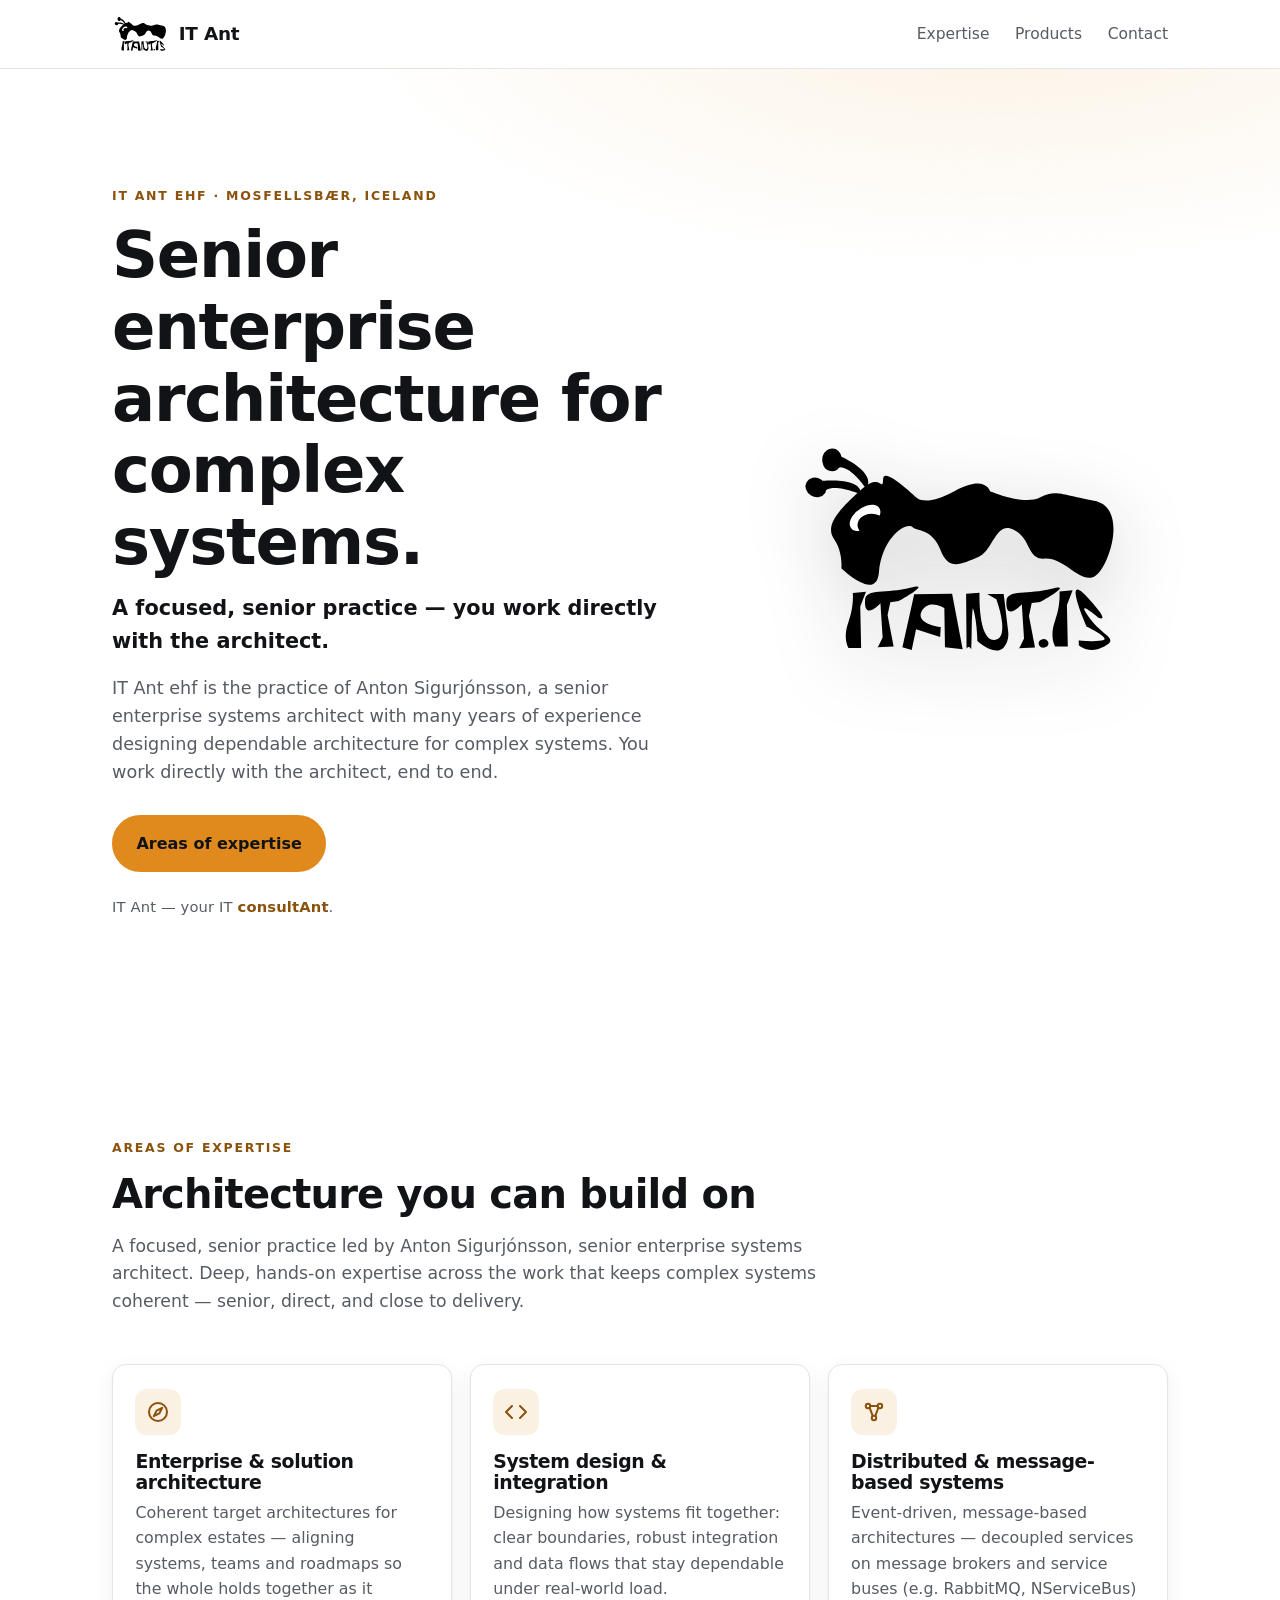
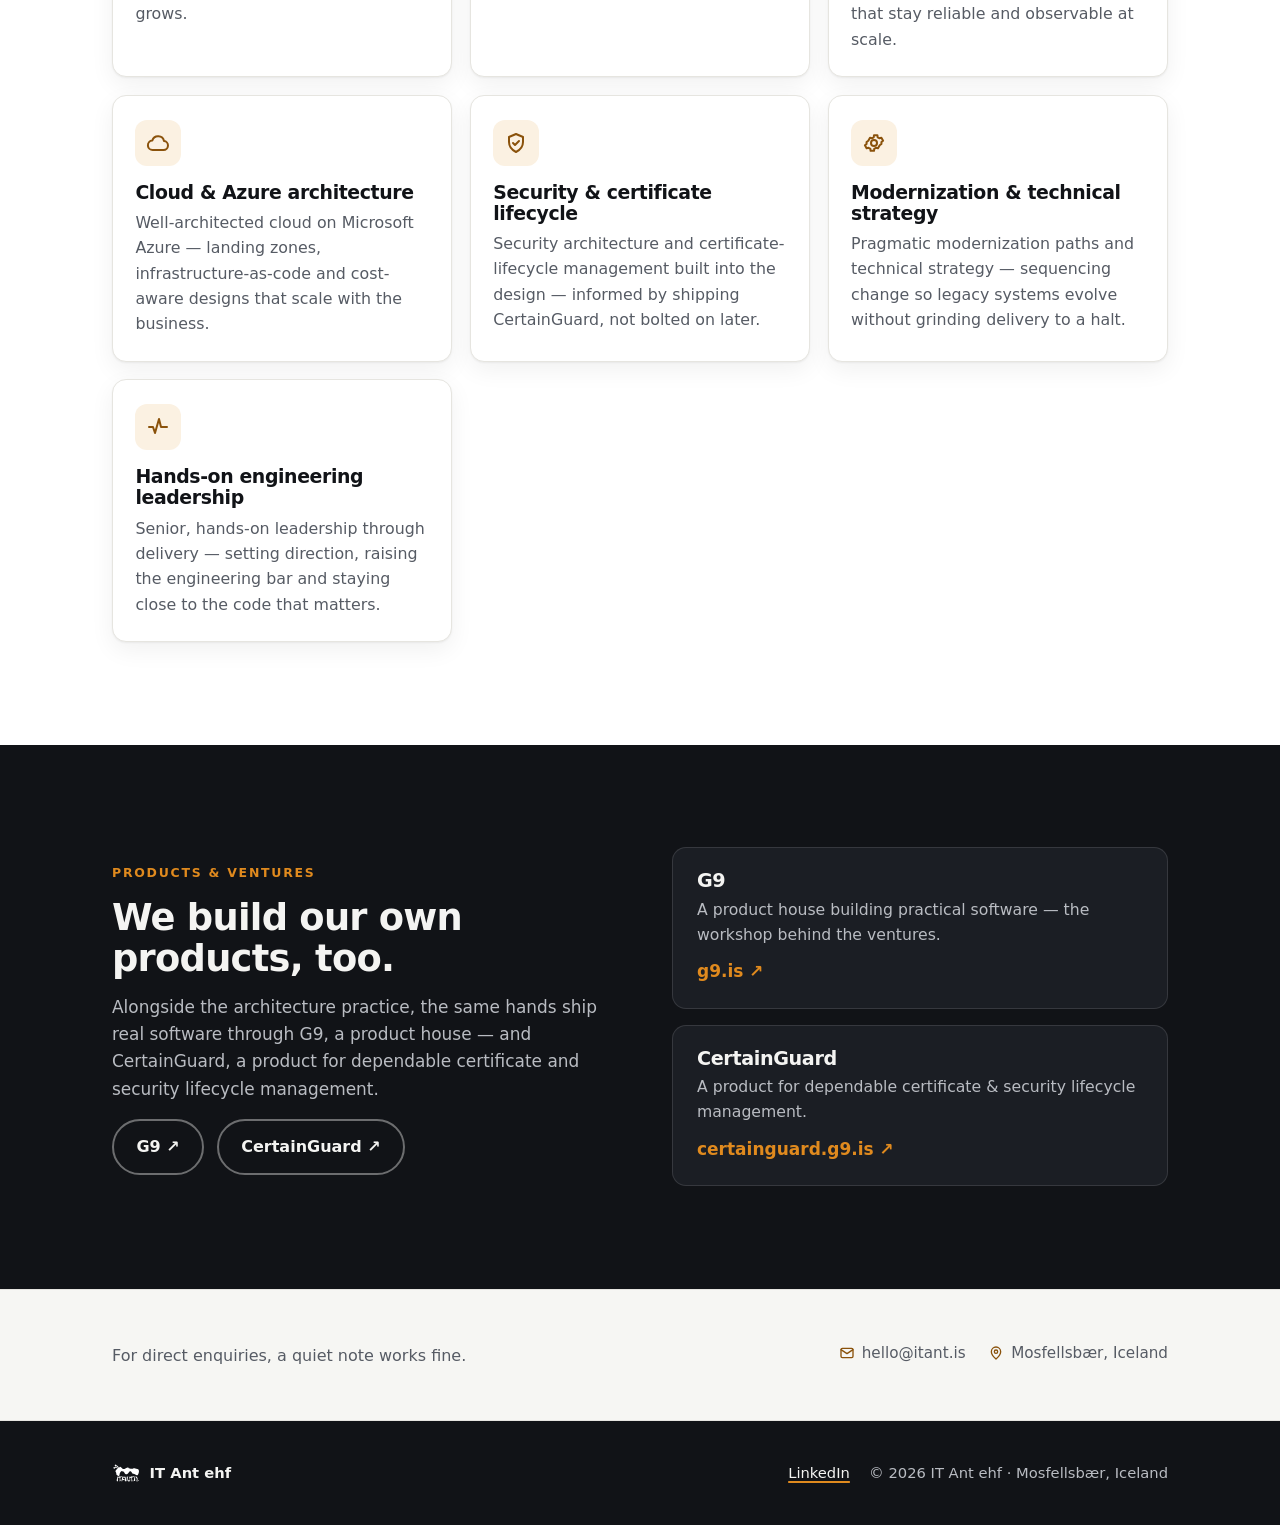
<file: index.html>
<!DOCTYPE html><html lang="en"> <head><meta charset="utf-8"><meta name="viewport" content="width=device-width, initial-scale=1"><title>IT Ant ehf — Senior enterprise systems architecture | itant.is</title><meta name="description" content="IT Ant ehf is the senior architecture practice of Anton Sigurjónsson — enterprise &#38; solution architecture, system design and integration, cloud &#38; Azure, and technical strategy for complex systems. A focused, senior practice."><link rel="canonical" href="https://itant.is/"><meta name="generator" content="Astro v5.18.2"><meta name="theme-color" content="#111317"><link rel="icon" href="/favicon.ico" sizes="32x32"><link rel="icon" type="image/svg+xml" href="/favicon.svg"><link rel="icon" href="/favicon-32.png" type="image/png" sizes="32x32"><link rel="apple-touch-icon" href="/apple-touch-icon.png"><!-- Open Graph --><meta property="og:type" content="website"><meta property="og:site_name" content="IT Ant ehf"><meta property="og:title" content="IT Ant ehf — Senior enterprise systems architecture | itant.is"><meta property="og:description" content="IT Ant ehf is the senior architecture practice of Anton Sigurjónsson — enterprise &#38; solution architecture, system design and integration, cloud &#38; Azure, and technical strategy for complex systems. A focused, senior practice."><meta property="og:url" content="https://itant.is/"><meta property="og:image" content="https://itant.is/brand/itant-logo-800x600.png"><meta property="og:locale" content="en_GB"><!-- Twitter --><meta name="twitter:card" content="summary_large_image"><meta name="twitter:title" content="IT Ant ehf — Senior enterprise systems architecture | itant.is"><meta name="twitter:description" content="IT Ant ehf is the senior architecture practice of Anton Sigurjónsson — enterprise &#38; solution architecture, system design and integration, cloud &#38; Azure, and technical strategy for complex systems. A focused, senior practice."><meta name="twitter:image" content="https://itant.is/brand/itant-logo-800x600.png"><script type="application/ld+json">{"@context":"https://schema.org","@type":"Organization","name":"IT Ant ehf","url":"https://itant.is","email":"hello@itant.is","logo":"https://itant.is/brand/itant-logo.png","description":"IT Ant ehf is the senior architecture practice of Anton Sigurjónsson — enterprise & solution architecture, system design and integration, cloud & Azure, and technical strategy for complex systems. A focused, senior practice.","founder":{"@type":"Person","name":"Anton Sigurjónsson","jobTitle":"Senior Enterprise Systems Architect","sameAs":["https://www.linkedin.com/in/anton-sigurj%C3%B3nsson-3622689a/"]},"address":{"@type":"PostalAddress","addressLocality":"Mosfellsbær","addressCountry":"IS"},"areaServed":"IS"}</script><link rel="stylesheet" href="/_astro/index.DK7sPCd_.css"></head> <body> <a class="skip-link" href="#main">Skip to content</a>  <header class="site-header"> <div class="container site-header__inner"> <a class="brand" href="#top" aria-label="IT Ant ehf — home"> <img src="/brand/itant-logo.svg" alt="" width="38" height="38" data-ant-trigger> <span class="brand__name">IT&nbsp;<span>Ant</span></span> </a> <nav class="site-nav" aria-label="Primary"> <div class="site-nav__links"> <a href="#expertise">Expertise</a> <a href="#ventures">Products</a> <a href="#contact">Contact</a> </div> </nav> </div> </header> <main id="main"> <!-- Hero --> <section class="hero" id="top"> <div class="container hero__inner"> <div class="hero__copy"> <span class="eyebrow">IT Ant ehf · Mosfellsbær, Iceland</span> <h1>Senior enterprise architecture for complex systems.</h1> <p class="hero__sub">A focused, senior practice — you work directly with the architect.</p> <p class="hero__desc">IT Ant ehf is the practice of Anton Sigurjónsson, a senior enterprise systems architect with many years of experience designing dependable architecture for complex systems. You work directly with the architect, end to end.</p> <div class="hero__cta"> <a class="btn btn--primary" href="#expertise">Areas of expertise</a> </div> <!-- The "IT Ant ≈ IT consultAnt" wordplay, kept understated. --> <p class="hero__pun">IT Ant — your IT <span>consultAnt</span>.</p> </div> <div class="hero__art"> <img src="/brand/itant-logo.svg" alt="IT Ant ehf logo — a stylised ant" width="380" height="285" fetchpriority="high" data-ant-trigger> </div> </div> </section> <!-- Expertise --> <section class="section" id="expertise"> <div class="container"> <div class="section__head"> <span class="eyebrow">Areas of expertise</span> <h2>Architecture you can build on</h2> <p>
A focused, senior practice led by Anton Sigurjónsson,
senior enterprise systems architect. Deep, hands-on expertise
            across the work that keeps complex systems coherent — senior,
            direct, and close to delivery.
</p> </div> <div class="cards"> <article class="card"> <span class="card__icon"><svg viewBox="0 0 24 24" fill="none" stroke="currentColor" stroke-width="2" stroke-linecap="round" stroke-linejoin="round" aria-hidden="true" focusable="false"><circle cx="12" cy="12" r="9"/><polygon points="16.2 7.8 13.4 13.4 7.8 16.2 10.6 10.6 16.2 7.8"/></svg></span> <h3>Enterprise &amp; solution architecture</h3> <p>Coherent target architectures for complex estates — aligning systems, teams and roadmaps so the whole holds together as it grows.</p> </article><article class="card"> <span class="card__icon"><svg viewBox="0 0 24 24" fill="none" stroke="currentColor" stroke-width="2" stroke-linecap="round" stroke-linejoin="round" aria-hidden="true" focusable="false"><polyline points="16 18 22 12 16 6"/><polyline points="8 6 2 12 8 18"/></svg></span> <h3>System design &amp; integration</h3> <p>Designing how systems fit together: clear boundaries, robust integration and data flows that stay dependable under real-world load.</p> </article><article class="card"> <span class="card__icon"><svg viewBox="0 0 24 24" fill="none" stroke="currentColor" stroke-width="2" stroke-linecap="round" stroke-linejoin="round" aria-hidden="true" focusable="false"><circle cx="6" cy="6" r="2.2"/><circle cx="18" cy="6" r="2.2"/><circle cx="12" cy="18" r="2.2"/><path d="M7.6 7.6 10.6 15.6M16.4 7.6 13.4 15.6M8.2 6h7.6"/></svg></span> <h3>Distributed &amp; message-based systems</h3> <p>Event-driven, message-based architectures — decoupled services on message brokers and service buses (e.g. RabbitMQ, NServiceBus) that stay reliable and observable at scale.</p> </article><article class="card"> <span class="card__icon"><svg viewBox="0 0 24 24" fill="none" stroke="currentColor" stroke-width="2" stroke-linecap="round" stroke-linejoin="round" aria-hidden="true" focusable="false"><path d="M17.5 19a4.5 4.5 0 0 0 .5-8.97A6 6 0 0 0 6.34 9.5 4 4 0 0 0 7 19h10.5Z"/></svg></span> <h3>Cloud &amp; Azure architecture</h3> <p>Well-architected cloud on Microsoft Azure — landing zones, infrastructure-as-code and cost-aware designs that scale with the business.</p> </article><article class="card"> <span class="card__icon"><svg viewBox="0 0 24 24" fill="none" stroke="currentColor" stroke-width="2" stroke-linecap="round" stroke-linejoin="round" aria-hidden="true" focusable="false"><path d="M12 3l7 3v5c0 4.5-3 8-7 10-4-2-7-5.5-7-10V6l7-3Z"/><path d="M9 12l2 2 4-4"/></svg></span> <h3>Security &amp; certificate lifecycle</h3> <p>Security architecture and certificate-lifecycle management built into the design — informed by shipping CertainGuard, not bolted on later.</p> </article><article class="card"> <span class="card__icon"><svg viewBox="0 0 24 24" fill="none" stroke="currentColor" stroke-width="2" stroke-linecap="round" stroke-linejoin="round" aria-hidden="true" focusable="false"><circle cx="12" cy="12" r="3"/><path d="M19.4 13a7.6 7.6 0 0 0 0-2l1.7-1.3-1.7-3-2 .6a7.6 7.6 0 0 0-1.7-1l-.3-2.1h-3.4l-.3 2.1a7.6 7.6 0 0 0-1.7 1l-2-.6-1.7 3L4.6 11a7.6 7.6 0 0 0 0 2l-1.7 1.3 1.7 3 2-.6a7.6 7.6 0 0 0 1.7 1l.3 2.1h3.4l.3-2.1a7.6 7.6 0 0 0 1.7-1l2 .6 1.7-3L19.4 13Z"/></svg></span> <h3>Modernization &amp; technical strategy</h3> <p>Pragmatic modernization paths and technical strategy — sequencing change so legacy systems evolve without grinding delivery to a halt.</p> </article><article class="card"> <span class="card__icon"><svg viewBox="0 0 24 24" fill="none" stroke="currentColor" stroke-width="2" stroke-linecap="round" stroke-linejoin="round" aria-hidden="true" focusable="false"><path d="M3 12h4l2 6 4-14 2 8h6"/></svg></span> <h3>Hands-on engineering leadership</h3> <p>Senior, hands-on leadership through delivery — setting direction, raising the engineering bar and staying close to the code that matters.</p> </article> </div> </div> </section> <!-- Products / ventures --> <section class="section ventures" id="ventures"> <div class="container ventures__inner"> <div> <span class="eyebrow">Products &amp; ventures</span> <h2>We build our own products, too.</h2> <p>Alongside the architecture practice, the same hands ship real software through G9, a product house — and CertainGuard, a product for dependable certificate and security lifecycle management.</p> <div class="ventures__links"> <a class="btn btn--on-ink" href="https://g9.is" rel="noopener" target="_blank"> G9 ↗
</a> <a class="btn btn--on-ink" href="https://certainguard.g9.is" rel="noopener" target="_blank"> CertainGuard ↗
</a> </div> </div> <div> <article class="venture-card"> <h3>G9</h3> <p>A product house building practical software — the workshop behind the ventures.</p> <a href="https://g9.is" rel="noopener" target="_blank">g9.is ↗</a> </article> <article class="venture-card"> <h3>CertainGuard</h3> <p>A product for dependable certificate &amp; security lifecycle management.</p> <a href="https://certainguard.g9.is" rel="noopener" target="_blank">certainguard.g9.is ↗</a> </article> </div> </div> </section> <!-- Contact — deliberately quiet & secondary --> <section class="section--mist contact-strip" id="contact"> <div class="container contact-strip__inner"> <p class="contact-strip__lead">
For direct enquiries, a quiet note works fine.
</p> <p class="contact-strip__meta"> <a href="mailto:hello@itant.is?subject=IT%20Ant%20%E2%80%94%20enquiry"><svg viewBox="0 0 24 24" fill="none" stroke="currentColor" stroke-width="2" stroke-linecap="round" stroke-linejoin="round" aria-hidden="true" focusable="false"><rect x="3" y="5" width="18" height="14" rx="2"/><polyline points="3 7 12 13 21 7"/></svg> hello@itant.is</a> <span><svg viewBox="0 0 24 24" fill="none" stroke="currentColor" stroke-width="2" stroke-linecap="round" stroke-linejoin="round" aria-hidden="true" focusable="false"><path d="M12 21s7-6.2 7-11a7 7 0 1 0-14 0c0 4.8 7 11 7 11Z"/><circle cx="12" cy="10" r="2.5"/></svg> Mosfellsbær, Iceland</span> </p> </div> </section> </main>  <footer class="site-footer"> <div class="container site-footer__inner"> <span class="site-footer__brand"> <img src="/brand/itant-logo.svg" alt="" width="28" height="28" data-ant-trigger> IT Ant ehf </span> <span class="site-footer__meta"> <a href="https://www.linkedin.com/in/anton-sigurj%C3%B3nsson-3622689a/" rel="noopener" target="_blank">LinkedIn</a> <span>© 2026 IT Ant ehf · Mosfellsbær, Iceland</span> </span> </div> </footer> <script type="module">const g=window.matchMedia&&window.matchMedia("(prefers-reduced-motion: reduce)").matches,L=`
<svg viewBox="0 0 24 24" width="22" height="22" fill="none" aria-hidden="true"
     xmlns="http://www.w3.org/2000/svg">
  <g stroke="currentColor" stroke-width="1.1" stroke-linecap="round" fill="currentColor">
    <!-- antennae -->
    <path d="M11 5.2 C9.6 3.6 9 3 8.2 2.4" fill="none"/>
    <path d="M13 5.2 C14.4 3.6 15 3 15.8 2.4" fill="none"/>
    <!-- legs (3 per side) -->
    <path d="M10.6 10 C7.5 9.4 6 8.6 4.4 7.4" fill="none"/>
    <path d="M10.4 12 C7.2 12 5.6 12.2 3.8 12.8" fill="none"/>
    <path d="M10.6 14 C7.5 14.6 6 15.4 4.6 16.6" fill="none"/>
    <path d="M13.4 10 C16.5 9.4 18 8.6 19.6 7.4" fill="none"/>
    <path d="M13.6 12 C16.8 12 18.4 12.2 20.2 12.8" fill="none"/>
    <path d="M13.4 14 C16.5 14.6 18 15.4 19.4 16.6" fill="none"/>
    <!-- body: head, thorax, abdomen -->
    <ellipse cx="12" cy="6" rx="2.3" ry="2.1"/>
    <ellipse cx="12" cy="11" rx="1.9" ry="2.4"/>
    <ellipse cx="12" cy="17" rx="3" ry="3.6"/>
  </g>
</svg>`,h=[];let l=null,f=0,u=0,m=0;const c=(t,n)=>t+Math.random()*(n-t);function k(){return window.innerWidth}function P(){return window.innerHeight}function _(){return l||(l=document.createElement("div"),l.setAttribute("aria-hidden","true"),l.style.cssText="position:fixed;inset:0;pointer-events:none;z-index:2147483000;overflow:hidden;contain:strict;color:#111317;",document.body.appendChild(l),l)}function I(t,n){const o=document.createElement("div");o.style.cssText="position:absolute;left:0;top:0;width:22px;height:22px;will-change:transform;transform:translate3d(-100px,-100px,0);transition:opacity .6s ease;opacity:0;",o.innerHTML=L;const d={el:o,x:t,y:n,heading:c(0,Math.PI*2),speed:g?c(8,16):c(34,72),turn:0,wiggle:c(0,Math.PI*2),born:performance.now(),leaving:!1};return _().appendChild(o),requestAnimationFrame(()=>{o.style.opacity="0.92"}),d}function w(t,n){const a=Math.round(c(g?1:2,g?2:5));for(let i=0;i<a;i++){const s=c(-26,26),r=c(-26,26);if(h.push(I(t+s,n+r)),h.length>70){const e=h.shift();e&&e.el&&e.el.remove()}}m=performance.now(),S()}function S(){f||(u=performance.now(),f=requestAnimationFrame(M))}function x(){f&&cancelAnimationFrame(f),f=0}function M(t){const n=Math.min(.05,(t-u)/1e3)||0;u=t;const d=t-m>45e3,a=k(),i=P(),s=28;for(let r=h.length-1;r>=0;r--){const e=h[r];e.wiggle+=n*c(1.5,3.5),e.turn+=(c(-1,1)*(g?.4:1.1)-e.turn)*n*2,e.heading+=e.turn*n,e.leaving||(e.x<s&&(e.heading+=n*1.6),e.x>a-s&&(e.heading-=n*1.6),e.y<s&&(e.heading+=n*1.6),e.y>i-s&&(e.heading-=n*1.6));const y=Math.sin(e.wiggle)*(g?1:6)*n,v=Math.cos(e.heading)*e.speed,A=Math.sin(e.heading)*e.speed;e.x+=v*n+Math.cos(e.heading+Math.PI/2)*y,e.y+=A*n+Math.sin(e.heading+Math.PI/2)*y,d&&!e.leaving&&(e.leaving=!0,e.el.style.opacity="0");const C=e.x<-60||e.x>a+60||e.y<-60||e.y>i+60;if(e.leaving&&C){e.el.remove(),h.splice(r,1);continue}e.leaving||(e.x<-60&&(e.x=a+40),e.x>a+60&&(e.x=-40),e.y<-60&&(e.y=i+40),e.y>i+60&&(e.y=-40));const E=e.heading*180/Math.PI+90;e.el.style.transform=`translate3d(${e.x-11}px, ${e.y-11}px, 0) rotate(${E}deg)`}h.length>0?f=requestAnimationFrame(M):x()}function b(t){const o=t.currentTarget.getBoundingClientRect();w(o.left+o.width/2,o.top+o.height/2)}const D=Array.from(document.querySelectorAll("[data-ant-trigger]")),p=[];for(const t of D){const n=i=>b(i);t.addEventListener("dblclick",n),p.push(()=>t.removeEventListener("dblclick",n));let o=0;const d=i=>{if(i.key!=="Enter"&&i.key!==" ")return;const s=performance.now();if(s-o<500){o=0;const r=t.getBoundingClientRect();w(r.left+r.width/2,r.top+r.height/2)}else o=s},a=t.closest("a")||t;a.addEventListener("keydown",d),p.push(()=>a.removeEventListener("keydown",d))}const F=()=>{x();for(const t of p)t();l&&l.remove()};window.addEventListener("pagehide",F,{once:!0});</script> </body></html>
</file>
<file: _astro/index.DK7sPCd_.css>
:root{--ink: #111317;--ink-2: #1b1e24;--paper: #ffffff;--mist: #f6f6f3;--line: #e6e5e0;--slate: #565b64;--amber: #e08a1e;--amber-deep: #8a520b;--amber-soft: #fbf1e2;--on-ink: #f4f4f2;--on-ink-muted: #b9bcc2;--maxw: 1120px;--gap: clamp(1rem, 2.5vw, 2rem);--radius: 14px;--radius-sm: 10px;--shadow: 0 1px 2px rgba(17, 19, 23, .05), 0 8px 24px rgba(17, 19, 23, .06);--shadow-lg: 0 12px 40px rgba(17, 19, 23, .12);--font-sans: ui-sans-serif, system-ui, -apple-system, "Segoe UI", Roboto, "Helvetica Neue", Arial, "Noto Sans", sans-serif;--font-display: "Segoe UI", system-ui, ui-sans-serif, -apple-system, Roboto, "Helvetica Neue", Arial, sans-serif}*,*:before,*:after{box-sizing:border-box}html{scroll-behavior:smooth;-webkit-text-size-adjust:100%}body{margin:0;font-family:var(--font-sans);color:var(--ink);background:var(--paper);line-height:1.6;font-size:17px;-webkit-font-smoothing:antialiased;text-rendering:optimizeLegibility}img{max-width:100%;height:auto;display:block}a{color:var(--ink);text-decoration-color:var(--amber);text-underline-offset:3px;text-decoration-thickness:2px}a:hover{color:var(--amber-deep)}h1,h2,h3{font-family:var(--font-display);line-height:1.12;letter-spacing:-.02em;margin:0 0 .4em;font-weight:700}p{margin:0 0 1rem}:focus-visible{outline:3px solid var(--amber);outline-offset:2px;border-radius:4px}.container{width:100%;max-width:var(--maxw);margin-inline:auto;padding-inline:clamp(1.1rem,4vw,2rem)}.section{padding-block:clamp(3.5rem,8vw,6.5rem)}.section--mist{background:var(--mist);border-block:1px solid var(--line)}.eyebrow{display:inline-block;font-size:.78rem;font-weight:700;letter-spacing:.14em;text-transform:uppercase;color:var(--amber-deep);margin:0 0 .9rem}.section__head{max-width:46rem;margin:0 0 clamp(1.8rem,4vw,3rem)}.section__head h2{font-size:clamp(1.7rem,3.6vw,2.5rem)}.section__head p{color:var(--slate);font-size:1.08rem;margin:0}.skip-link{position:absolute;left:-999px;top:0;z-index:100;background:var(--ink);color:var(--on-ink);padding:.7rem 1.1rem;border-radius:0 0 var(--radius-sm) 0}.skip-link:focus{left:0}.btn{display:inline-flex;align-items:center;gap:.55rem;font-weight:600;font-size:1rem;padding:.85rem 1.4rem;border-radius:999px;border:2px solid transparent;text-decoration:none;cursor:pointer;transition:transform .12s ease,background .18s ease,border-color .18s ease,color .18s ease}.btn:hover{transform:translateY(-1px)}.btn svg{width:18px;height:18px;flex:none}.btn--primary{background:var(--amber);color:var(--ink);border-color:var(--amber)}.btn--primary:hover{background:#c9760f;border-color:#c9760f;color:var(--ink)}.btn--ghost{background:transparent;color:var(--ink);border-color:var(--line)}.btn--ghost:hover{border-color:var(--ink);color:var(--ink)}.btn--on-ink{background:transparent;color:var(--on-ink);border-color:#f4f4f266}.btn--on-ink:hover{border-color:var(--on-ink);color:var(--on-ink)}.site-header{position:sticky;top:0;z-index:50;background:#ffffffd9;backdrop-filter:saturate(140%) blur(8px);border-bottom:1px solid var(--line)}.site-header__inner{display:flex;align-items:center;justify-content:space-between;gap:1rem;min-height:68px}.brand{display:inline-flex;align-items:center;gap:.65rem;text-decoration:none;color:var(--ink)}.brand img{height:38px;width:auto}.brand__name{font-family:var(--font-display);font-weight:700;letter-spacing:-.01em;font-size:1.15rem}.brand__name span{color:var(--ink)}.site-nav{display:flex;align-items:center;gap:clamp(.8rem,2vw,1.7rem)}.site-nav a:not(.btn){text-decoration:none;color:var(--slate);font-weight:500;font-size:.97rem}.site-nav a:not(.btn):hover{color:var(--ink)}.site-nav__links{display:flex;gap:clamp(.8rem,2vw,1.6rem)}.hero{position:relative;overflow:hidden;background:radial-gradient(1100px 460px at 78% -8%,var(--amber-soft),transparent 60%),var(--paper)}.hero__inner{display:grid;grid-template-columns:1.15fr .85fr;align-items:center;gap:clamp(2rem,5vw,4rem);padding-block:clamp(3.5rem,9vw,7rem)}.hero h1{font-size:clamp(2.4rem,6vw,4rem);margin-bottom:.2em}.hero h1 .pun{color:var(--amber-deep)}.hero__sub{font-size:clamp(1.05rem,2vw,1.3rem);font-weight:600;color:var(--ink);margin:0 0 1rem}.hero__desc{font-size:1.1rem;color:var(--slate);max-width:34rem;margin:0 0 1.8rem}.hero__cta{display:flex;flex-wrap:wrap;gap:.8rem}.hero__pun{margin:1.4rem 0 0;font-size:.92rem;color:var(--slate);letter-spacing:.01em}.hero__pun span{color:var(--amber-deep);font-weight:600}.hero__art{display:flex;justify-content:center}.hero__art img{width:min(380px,80%);filter:drop-shadow(0 18px 36px rgba(17,19,23,.18))}.cards{display:grid;grid-template-columns:repeat(auto-fit,minmax(280px,1fr));gap:1.1rem}.card{background:var(--paper);border:1px solid var(--line);border-radius:var(--radius);padding:1.5rem 1.4rem;box-shadow:var(--shadow);transition:transform .15s ease,box-shadow .18s ease,border-color .18s ease}.card:hover{transform:translateY(-3px);box-shadow:var(--shadow-lg);border-color:#d8d6cf}.card__icon{display:inline-grid;place-items:center;width:46px;height:46px;border-radius:12px;background:var(--amber-soft);color:var(--amber-deep);margin-bottom:1rem}.card__icon svg{width:24px;height:24px}.card h3{font-size:1.18rem;margin-bottom:.45rem}.card p{color:var(--slate);margin:0;font-size:.99rem}.ventures{background:var(--ink);color:var(--on-ink)}.ventures .eyebrow{color:var(--amber)}.ventures__inner{display:grid;grid-template-columns:1fr 1fr;gap:clamp(2rem,5vw,4rem);align-items:center}.ventures h2{color:var(--on-ink);font-size:clamp(1.6rem,3.4vw,2.3rem)}.ventures p{color:var(--on-ink-muted);font-size:1.06rem}.ventures__links{display:flex;flex-wrap:wrap;gap:.8rem;margin-top:.4rem}.venture-card{background:var(--ink-2);border:1px solid rgba(244,244,242,.12);border-radius:var(--radius);padding:1.4rem 1.5rem}.venture-card+.venture-card{margin-top:1rem}.venture-card h3{color:var(--on-ink);font-size:1.2rem;margin-bottom:.3rem}.venture-card p{margin:0 0 .7rem;font-size:.98rem}.venture-card a{color:var(--amber);font-weight:600;text-decoration:none}.venture-card a:hover{text-decoration:underline;text-decoration-color:var(--amber)}.contact-strip{padding-block:clamp(2rem,5vw,3.2rem)}.contact-strip__inner{display:flex;flex-wrap:wrap;align-items:baseline;justify-content:space-between;gap:.8rem 2rem}.contact-strip__lead{margin:0;color:var(--slate);max-width:42rem;font-size:1rem}.contact-strip__lead a{color:var(--ink);font-weight:600}.contact-strip__meta{display:flex;flex-wrap:wrap;align-items:center;gap:.4rem 1.4rem;margin:0;color:var(--slate);font-size:.95rem}.contact-strip__meta a,.contact-strip__meta span{display:inline-flex;align-items:center;gap:.45rem}.contact-strip__meta a{color:var(--slate);text-decoration:none}.contact-strip__meta a:hover{color:var(--amber-deep)}.contact-strip__meta svg{width:16px;height:16px;color:var(--amber-deep);flex:none}.site-footer{background:var(--ink);color:var(--on-ink-muted);padding-block:2.4rem;font-size:.92rem}.site-footer__inner{display:flex;flex-wrap:wrap;align-items:center;justify-content:space-between;gap:1rem}.site-footer a{color:var(--on-ink)}.site-footer__brand{display:inline-flex;align-items:center;gap:.6rem;font-weight:600;color:var(--on-ink)}.site-footer__brand img{height:28px;filter:brightness(0) invert(1)}.site-footer__meta{display:inline-flex;flex-wrap:wrap;align-items:center;gap:.6rem 1.2rem}.tag{display:inline-block;font-size:.78rem;font-weight:600;letter-spacing:.04em;color:var(--amber-deep);background:var(--amber-soft);border:1px solid #f0dcbe;padding:.25rem .7rem;border-radius:999px}@media(max-width:860px){.hero__inner,.ventures__inner,.contact__inner{grid-template-columns:1fr}.hero__art{order:-1}.hero__art img{width:min(240px,60%)}.site-nav__links{display:none}}@media(prefers-reduced-motion:reduce){*{scroll-behavior:auto!important;transition:none!important;animation:none!important}}
</file>
